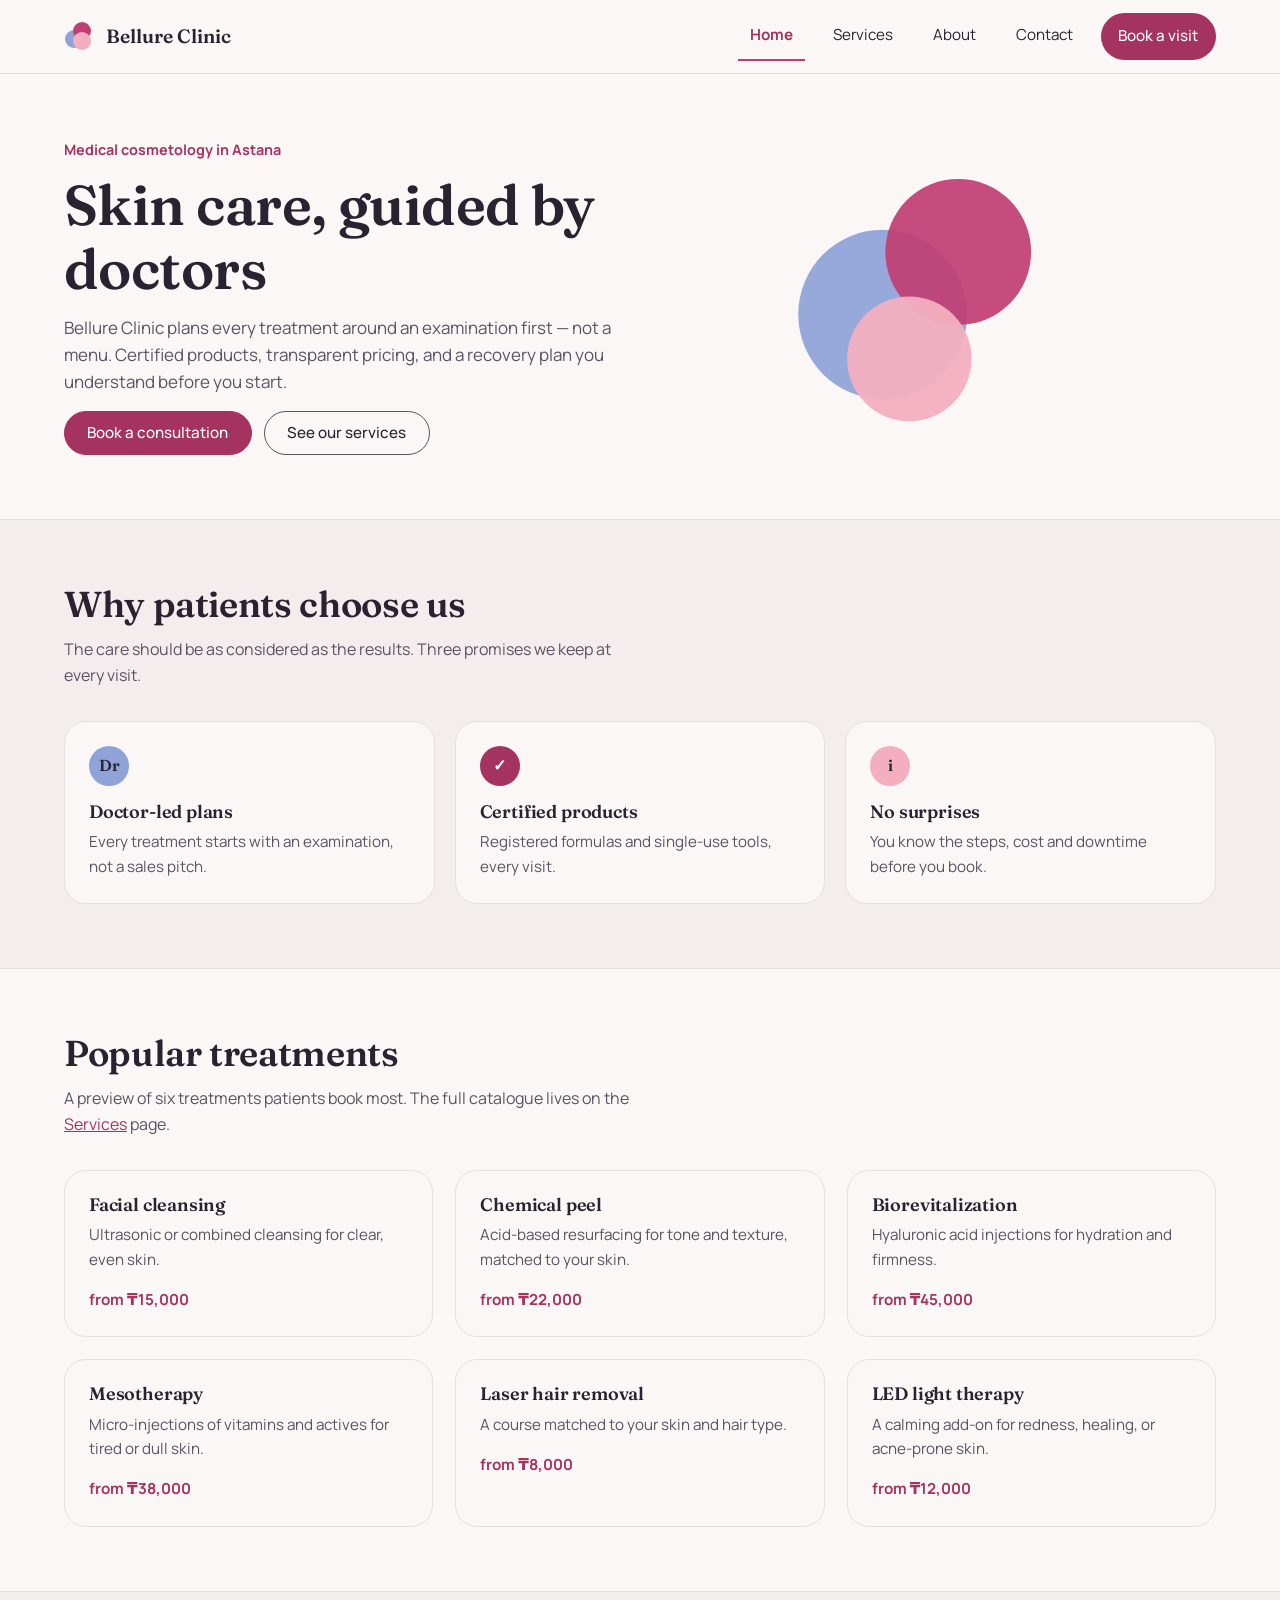
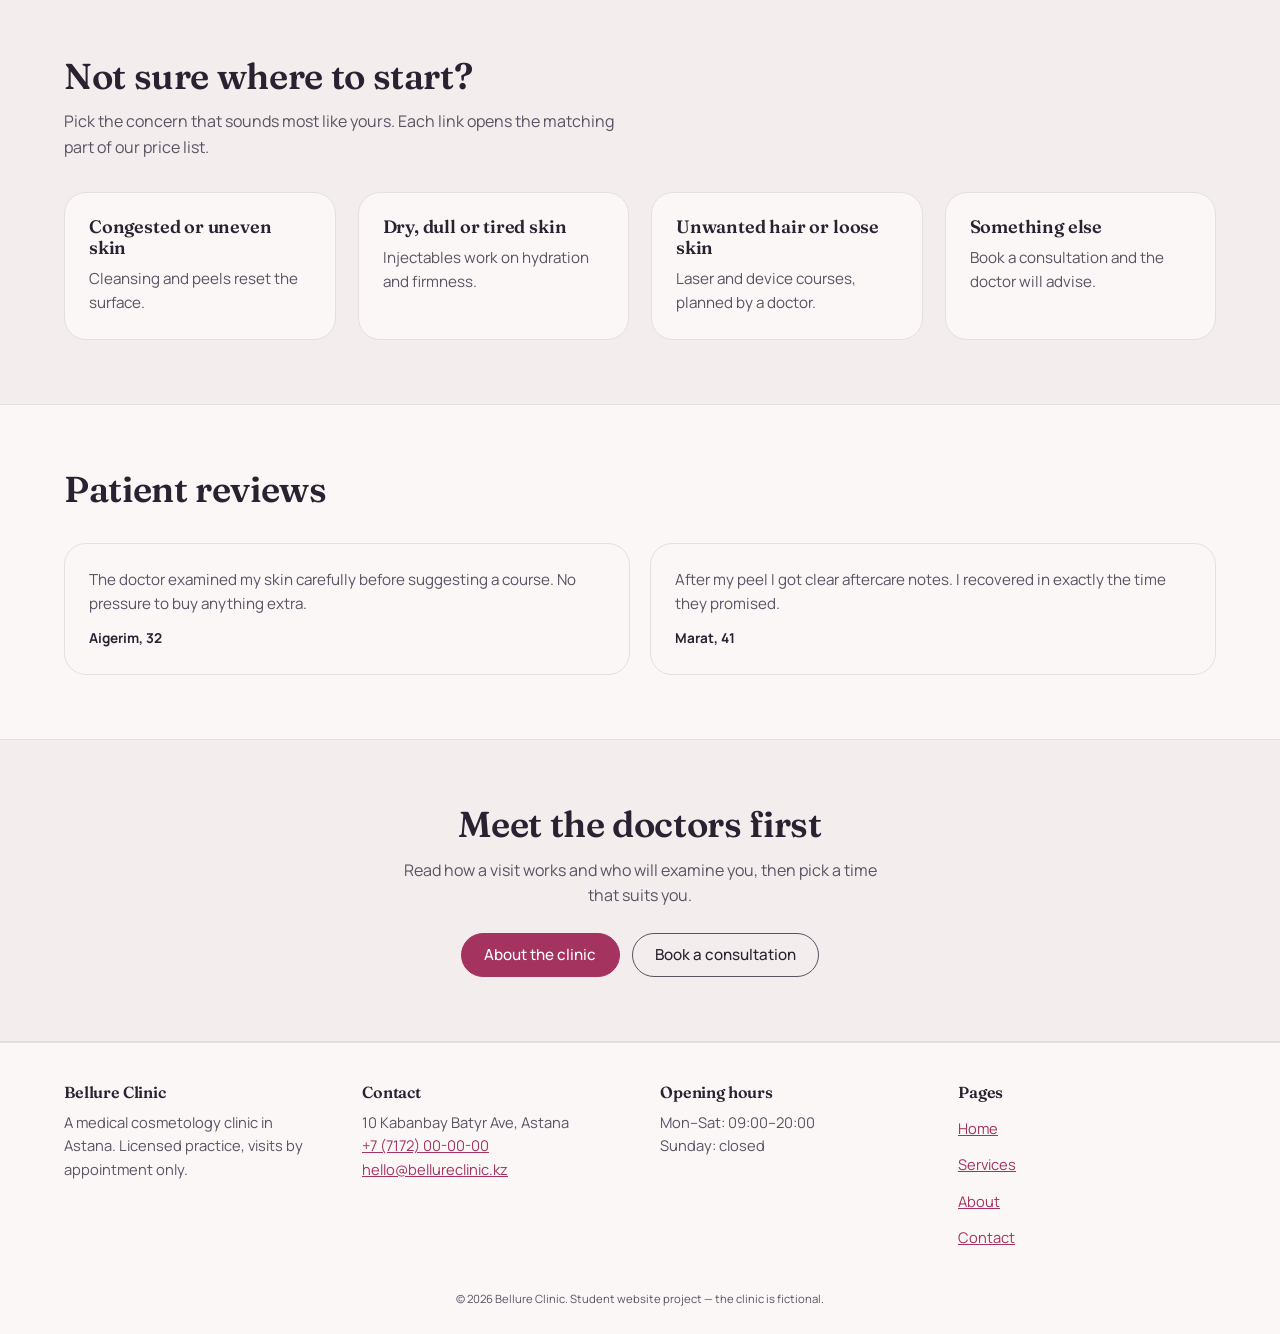
<file: index.html>
<!DOCTYPE html>
<html lang="en">
<head>
  <meta charset="UTF-8">
  <meta name="viewport" content="width=device-width, initial-scale=1.0">
  <meta name="description" content="Bellure Clinic: doctor-led medical cosmetology in Astana with certified products and transparent pricing.">
  <title>Bellure Clinic — Medical Cosmetology in Astana</title>
  <link rel="icon" href="images/logo-mark.svg" type="image/svg+xml">
  <link rel="stylesheet" href="css/style.css">
  <link rel="stylesheet" href="css/responsive.css">
</head>
<body>
  <a class="skip-link" href="#main-content">Skip to main content</a>

  <header class="site-header">
    <div class="container bar">
      <a class="logo" href="index.html"><img src="images/logo-mark.svg" alt="" width="64" height="56">Bellure Clinic</a>
      <nav class="main-nav" aria-label="Main navigation">
        <ul>
          <li><a href="index.html" aria-current="page">Home</a></li>
          <li><a href="services.html">Services</a></li>
          <li><a href="about.html">About</a></li>
          <li><a href="contact.html">Contact</a></li>
          <li class="nav-cta"><a href="contact.html#booking">Book a visit</a></li>
        </ul>
      </nav>
    </div>
  </header>

  <main id="main-content">

    <section class="section" aria-labelledby="hero-title">
      <div class="container hero-layout">
        <div>
          <span class="eyebrow">Medical cosmetology in Astana</span>
          <h1 id="hero-title">Skin care, guided by doctors</h1>
          <p class="lead">Bellure Clinic plans every treatment around an examination first &mdash; not a menu. Certified products, transparent pricing, and a recovery plan you understand before you start.</p>
          <div class="btn-row">
            <a class="btn" href="contact.html#booking">Book a consultation</a>
            <a class="btn btn-outline" href="services.html">See our services</a>
          </div>
        </div>
        <div class="hero-art">
          <img src="images/hero-illustration.svg" alt="Three overlapping circles in blue, rose and blush: the Bellure Clinic mark" width="360" height="320">
        </div>
      </div>
    </section>

    <section class="section alt" id="why-us" aria-labelledby="why-title">
      <div class="container">
        <div class="section-head">
          <h2 id="why-title">Why patients choose us</h2>
          <p>The care should be as considered as the results. Three promises we keep at every visit.</p>
        </div>
        <div class="card-row">
          <article class="card">
            <div class="dot dot-blue" aria-hidden="true">Dr</div>
            <h3>Doctor-led plans</h3>
            <p>Every treatment starts with an examination, not a sales pitch.</p>
          </article>
          <article class="card">
            <div class="dot dot-rose" aria-hidden="true">&#10003;</div>
            <h3>Certified products</h3>
            <p>Registered formulas and single-use tools, every visit.</p>
          </article>
          <article class="card">
            <div class="dot dot-blush" aria-hidden="true">i</div>
            <h3>No surprises</h3>
            <p>You know the steps, cost and downtime before you book.</p>
          </article>
        </div>
      </div>
    </section>

    <section class="section" id="popular" aria-labelledby="popular-title">
      <div class="container">
        <div class="section-head">
          <h2 id="popular-title">Popular treatments</h2>
          <p>A preview of six treatments patients book most. The full catalogue lives on the <a href="services.html">Services</a> page.</p>
        </div>
        <div class="grid grid-6">
          <article class="card">
            <h3>Facial cleansing</h3>
            <p>Ultrasonic or combined cleansing for clear, even skin.</p>
            <p class="price">from &#8376;15,000</p>
          </article>
          <article class="card">
            <h3>Chemical peel</h3>
            <p>Acid-based resurfacing for tone and texture, matched to your skin.</p>
            <p class="price">from &#8376;22,000</p>
          </article>
          <article class="card">
            <h3>Biorevitalization</h3>
            <p>Hyaluronic acid injections for hydration and firmness.</p>
            <p class="price">from &#8376;45,000</p>
          </article>
          <article class="card">
            <h3>Mesotherapy</h3>
            <p>Micro-injections of vitamins and actives for tired or dull skin.</p>
            <p class="price">from &#8376;38,000</p>
          </article>
          <article class="card">
            <h3>Laser hair removal</h3>
            <p>A course matched to your skin and hair type.</p>
            <p class="price">from &#8376;8,000</p>
          </article>
          <article class="card">
            <h3>LED light therapy</h3>
            <p>A calming add-on for redness, healing, or acne-prone skin.</p>
            <p class="price">from &#8376;12,000</p>
          </article>
        </div>
      </div>
    </section>

    <section class="section alt" id="concerns" aria-labelledby="concerns-title">
      <div class="container">
        <div class="section-head">
          <h2 id="concerns-title">Not sure where to start?</h2>
          <p>Pick the concern that sounds most like yours. Each link opens the matching part of our price list.</p>
        </div>
        <div class="grid grid-4">
          <article>
            <a class="card card-link" href="services.html#cleansing">
              <h3>Congested or uneven skin</h3>
              <p>Cleansing and peels reset the surface.</p>
            </a>
          </article>
          <article>
            <a class="card card-link" href="services.html#injectables">
              <h3>Dry, dull or tired skin</h3>
              <p>Injectables work on hydration and firmness.</p>
            </a>
          </article>
          <article>
            <a class="card card-link" href="services.html#devices">
              <h3>Unwanted hair or loose skin</h3>
              <p>Laser and device courses, planned by a doctor.</p>
            </a>
          </article>
          <article>
            <a class="card card-link" href="contact.html#booking">
              <h3>Something else</h3>
              <p>Book a consultation and the doctor will advise.</p>
            </a>
          </article>
        </div>
      </div>
    </section>

    <section class="section" id="reviews" aria-labelledby="reviews-title">
      <div class="container">
        <div class="section-head">
          <h2 id="reviews-title">Patient reviews</h2>
        </div>
        <div class="card-row">
          <figure class="card review">
            <blockquote>
              <p>The doctor examined my skin carefully before suggesting a course. No pressure to buy anything extra.</p>
            </blockquote>
            <figcaption>Aigerim, 32</figcaption>
          </figure>
          <figure class="card review">
            <blockquote>
              <p>After my peel I got clear aftercare notes. I recovered in exactly the time they promised.</p>
            </blockquote>
            <figcaption>Marat, 41</figcaption>
          </figure>
        </div>
      </div>
    </section>

    <section class="section alt cta-band" aria-labelledby="cta-title">
      <div class="container">
        <h2 id="cta-title">Meet the doctors first</h2>
        <p>Read how a visit works and who will examine you, then pick a time that suits you.</p>
        <div class="btn-row btn-row-center">
          <a class="btn" href="about.html">About the clinic</a>
          <a class="btn btn-outline" href="contact.html#booking">Book a consultation</a>
        </div>
      </div>
    </section>

  </main>

  <footer class="site-footer">
    <div class="container">
      <div class="footer-cols">
        <section>
          <h2>Bellure Clinic</h2>
          <p>A medical cosmetology clinic in Astana. Licensed practice, visits by appointment only.</p>
        </section>
        <section>
          <h2>Contact</h2>
          <address>10 Kabanbay Batyr Ave, Astana<br><a href="tel:+77172000000">+7 (7172) 00-00-00</a><br><a href="mailto:hello@bellureclinic.kz">hello@bellureclinic.kz</a></address>
        </section>
        <section>
          <h2>Opening hours</h2>
          <p>Mon&ndash;Sat: 09:00&ndash;20:00<br>Sunday: closed</p>
        </section>
        <section>
          <h2>Pages</h2>
          <ul class="footer-links">
            <li><a href="index.html">Home</a></li>
            <li><a href="services.html">Services</a></li>
            <li><a href="about.html">About</a></li>
            <li><a href="contact.html">Contact</a></li>
          </ul>
        </section>
      </div>
      <p class="copy"><small>&copy; 2026 Bellure Clinic. Student website project &mdash; the clinic is fictional.</small></p>
    </div>
  </footer>
</body>
</html>
</file>
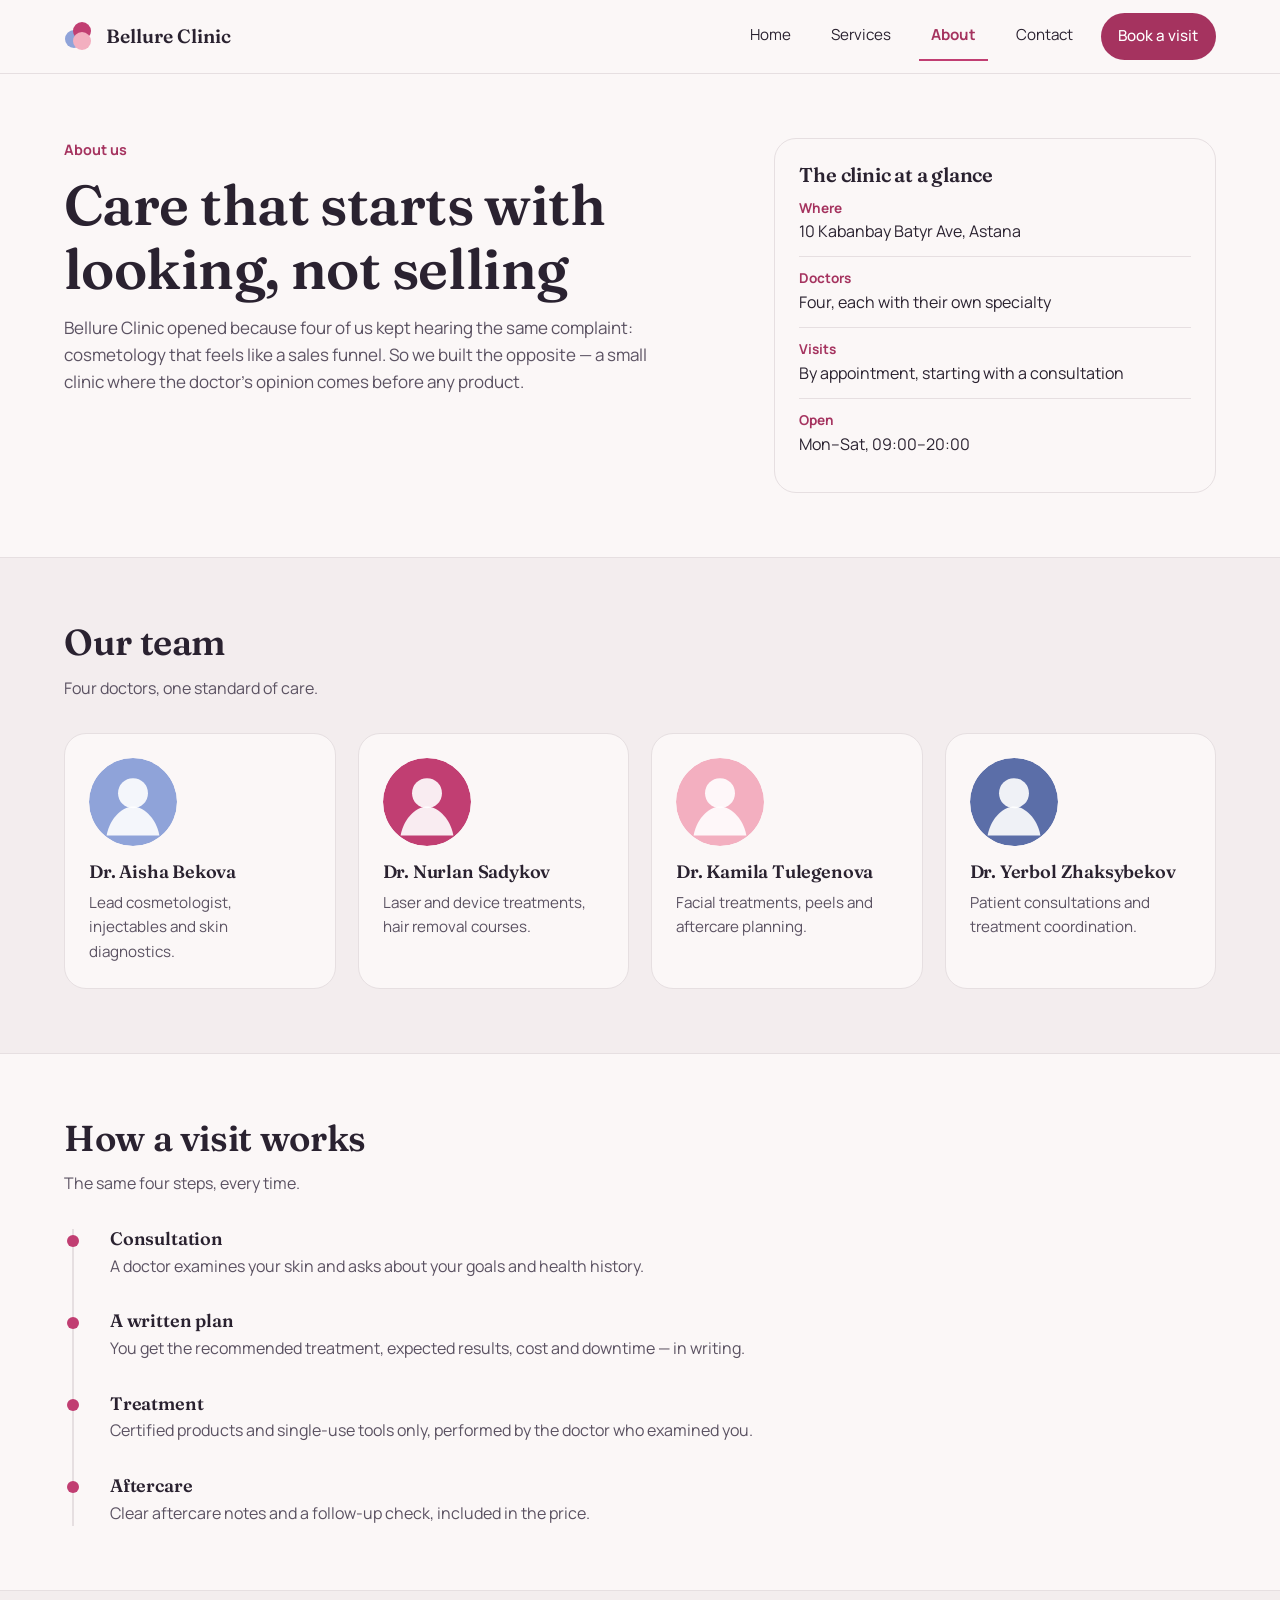
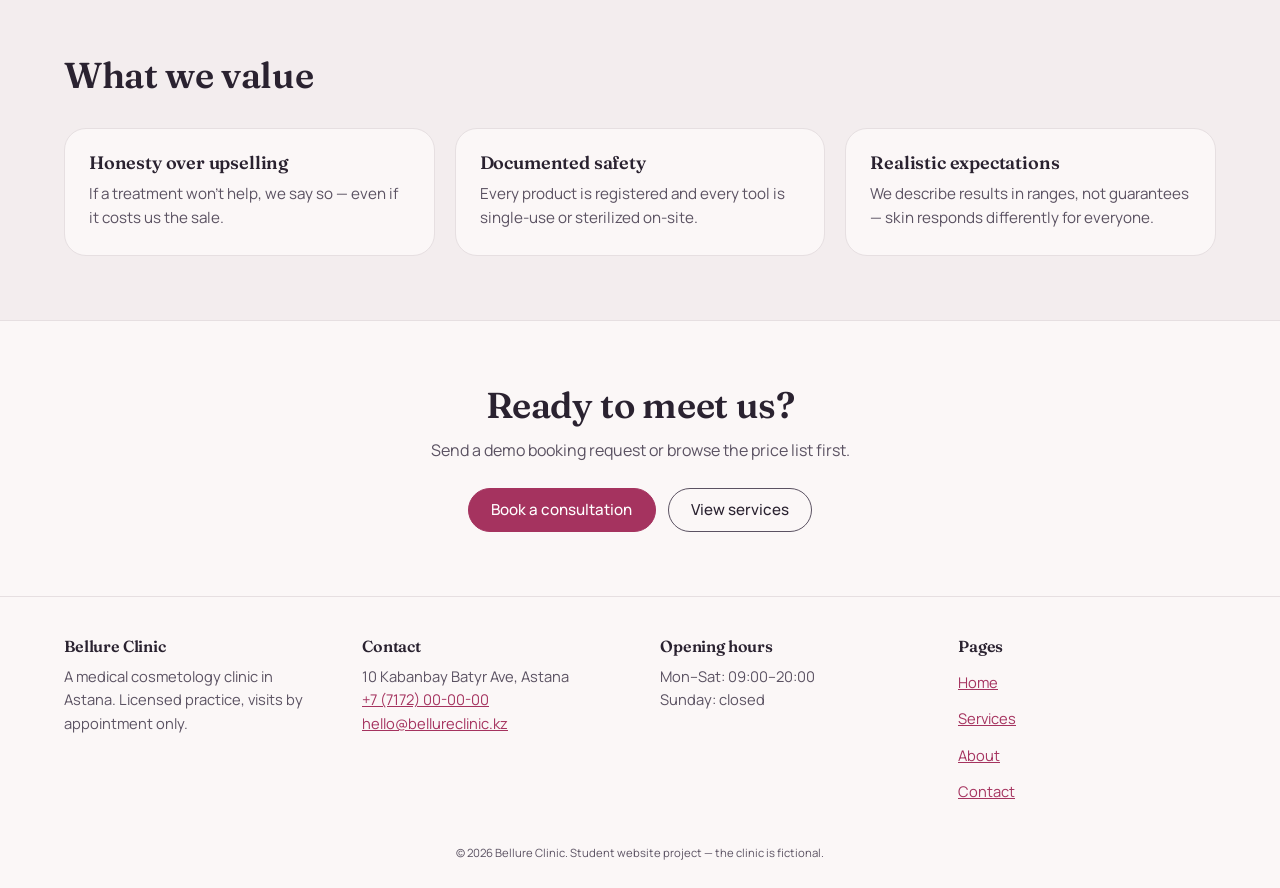
<file: about.html>
<!DOCTYPE html>
<html lang="en">
<head>
  <meta charset="UTF-8">
  <meta name="viewport" content="width=device-width, initial-scale=1.0">
  <meta name="description" content="About Bellure Clinic: our story, our doctors, and how every visit is planned.">
  <title>About & Our Team — Bellure Clinic</title>
  <link rel="icon" href="images/logo-mark.svg" type="image/svg+xml">
  <link rel="stylesheet" href="css/style.css">
  <link rel="stylesheet" href="css/responsive.css">
</head>
<body>
  <a class="skip-link" href="#main-content">Skip to main content</a>

  <header class="site-header">
    <div class="container bar">
      <a class="logo" href="index.html"><img src="images/logo-mark.svg" alt="" width="64" height="56">Bellure Clinic</a>
      <nav class="main-nav" aria-label="Main navigation">
        <ul>
          <li><a href="index.html">Home</a></li>
          <li><a href="services.html">Services</a></li>
          <li><a href="about.html" aria-current="page">About</a></li>
          <li><a href="contact.html">Contact</a></li>
          <li class="nav-cta"><a href="contact.html#booking">Book a visit</a></li>
        </ul>
      </nav>
    </div>
  </header>

  <main id="main-content">

    <section class="section" aria-labelledby="about-title">
      <div class="container grid grid-intro">
        <div>
          <span class="eyebrow">About us</span>
          <h1 id="about-title">Care that starts with looking, not selling</h1>
          <p class="lead">Bellure Clinic opened because four of us kept hearing the same complaint: cosmetology that feels like a sales funnel. So we built the opposite &mdash; a small clinic where the doctor&rsquo;s opinion comes before any product.</p>
        </div>
        <aside class="card" aria-labelledby="glance-title">
          <h2 id="glance-title" class="card-title">The clinic at a glance</h2>
          <dl class="glance">
            <div><dt>Where</dt><dd>10 Kabanbay Batyr Ave, Astana</dd></div>
            <div><dt>Doctors</dt><dd>Four, each with their own specialty</dd></div>
            <div><dt>Visits</dt><dd>By appointment, starting with a consultation</dd></div>
            <div><dt>Open</dt><dd>Mon&ndash;Sat, 09:00&ndash;20:00</dd></div>
          </dl>
        </aside>
      </div>
    </section>

    <section class="section alt" id="team" aria-labelledby="team-title">
      <div class="container">
        <div class="section-head"><h2 id="team-title">Our team</h2><p>Four doctors, one standard of care.</p></div>
        <div class="grid grid-4">
          <article class="card team-card">
            <img src="images/team-1.svg" alt="Portrait illustration of Dr. Aisha Bekova" width="100" height="100">
            <h3>Dr. Aisha Bekova</h3>
            <p>Lead cosmetologist, injectables and skin diagnostics.</p>
          </article>
          <article class="card team-card">
            <img src="images/team-2.svg" alt="Portrait illustration of Dr. Nurlan Sadykov" width="100" height="100">
            <h3>Dr. Nurlan Sadykov</h3>
            <p>Laser and device treatments, hair removal courses.</p>
          </article>
          <article class="card team-card">
            <img src="images/team-3.svg" alt="Portrait illustration of Dr. Kamila Tulegenova" width="100" height="100">
            <h3>Dr. Kamila Tulegenova</h3>
            <p>Facial treatments, peels and aftercare planning.</p>
          </article>
          <article class="card team-card">
            <img src="images/team-4.svg" alt="Portrait illustration of Dr. Yerbol Zhaksybekov" width="100" height="100">
            <h3>Dr. Yerbol Zhaksybekov</h3>
            <p>Patient consultations and treatment coordination.</p>
          </article>
        </div>
      </div>
    </section>

    <section class="section" id="visit" aria-labelledby="visit-title">
      <div class="container">
        <div class="section-head"><h2 id="visit-title">How a visit works</h2><p>The same four steps, every time.</p></div>
        <ol class="timeline">
          <li><h3>Consultation</h3><p>A doctor examines your skin and asks about your goals and health history.</p></li>
          <li><h3>A written plan</h3><p>You get the recommended treatment, expected results, cost and downtime &mdash; in writing.</p></li>
          <li><h3>Treatment</h3><p>Certified products and single-use tools only, performed by the doctor who examined you.</p></li>
          <li><h3>Aftercare</h3><p>Clear aftercare notes and a follow-up check, included in the price.</p></li>
        </ol>
      </div>
    </section>

    <section class="section alt" id="values" aria-labelledby="values-title">
      <div class="container">
        <div class="section-head"><h2 id="values-title">What we value</h2></div>
        <div class="card-row">
          <article class="card">
            <h3>Honesty over upselling</h3>
            <p>If a treatment won&rsquo;t help, we say so &mdash; even if it costs us the sale.</p>
          </article>
          <article class="card">
            <h3>Documented safety</h3>
            <p>Every product is registered and every tool is single-use or sterilized on-site.</p>
          </article>
          <article class="card">
            <h3>Realistic expectations</h3>
            <p>We describe results in ranges, not guarantees &mdash; skin responds differently for everyone.</p>
          </article>
        </div>
      </div>
    </section>

    <section class="section cta-band" aria-labelledby="cta-title">
      <div class="container">
        <h2 id="cta-title">Ready to meet us?</h2>
        <p>Send a demo booking request or browse the price list first.</p>
        <div class="btn-row btn-row-center">
          <a class="btn" href="contact.html#booking">Book a consultation</a>
          <a class="btn btn-outline" href="services.html">View services</a>
        </div>
      </div>
    </section>

  </main>

  <footer class="site-footer">
    <div class="container">
      <div class="footer-cols">
        <section>
          <h2>Bellure Clinic</h2>
          <p>A medical cosmetology clinic in Astana. Licensed practice, visits by appointment only.</p>
        </section>
        <section>
          <h2>Contact</h2>
          <address>10 Kabanbay Batyr Ave, Astana<br><a href="tel:+77172000000">+7 (7172) 00-00-00</a><br><a href="mailto:hello@bellureclinic.kz">hello@bellureclinic.kz</a></address>
        </section>
        <section>
          <h2>Opening hours</h2>
          <p>Mon&ndash;Sat: 09:00&ndash;20:00<br>Sunday: closed</p>
        </section>
        <section>
          <h2>Pages</h2>
          <ul class="footer-links">
            <li><a href="index.html">Home</a></li>
            <li><a href="services.html">Services</a></li>
            <li><a href="about.html">About</a></li>
            <li><a href="contact.html">Contact</a></li>
          </ul>
        </section>
      </div>
      <p class="copy"><small>&copy; 2026 Bellure Clinic. Student website project &mdash; the clinic is fictional.</small></p>
    </div>
  </footer>
</body>
</html>
</file>
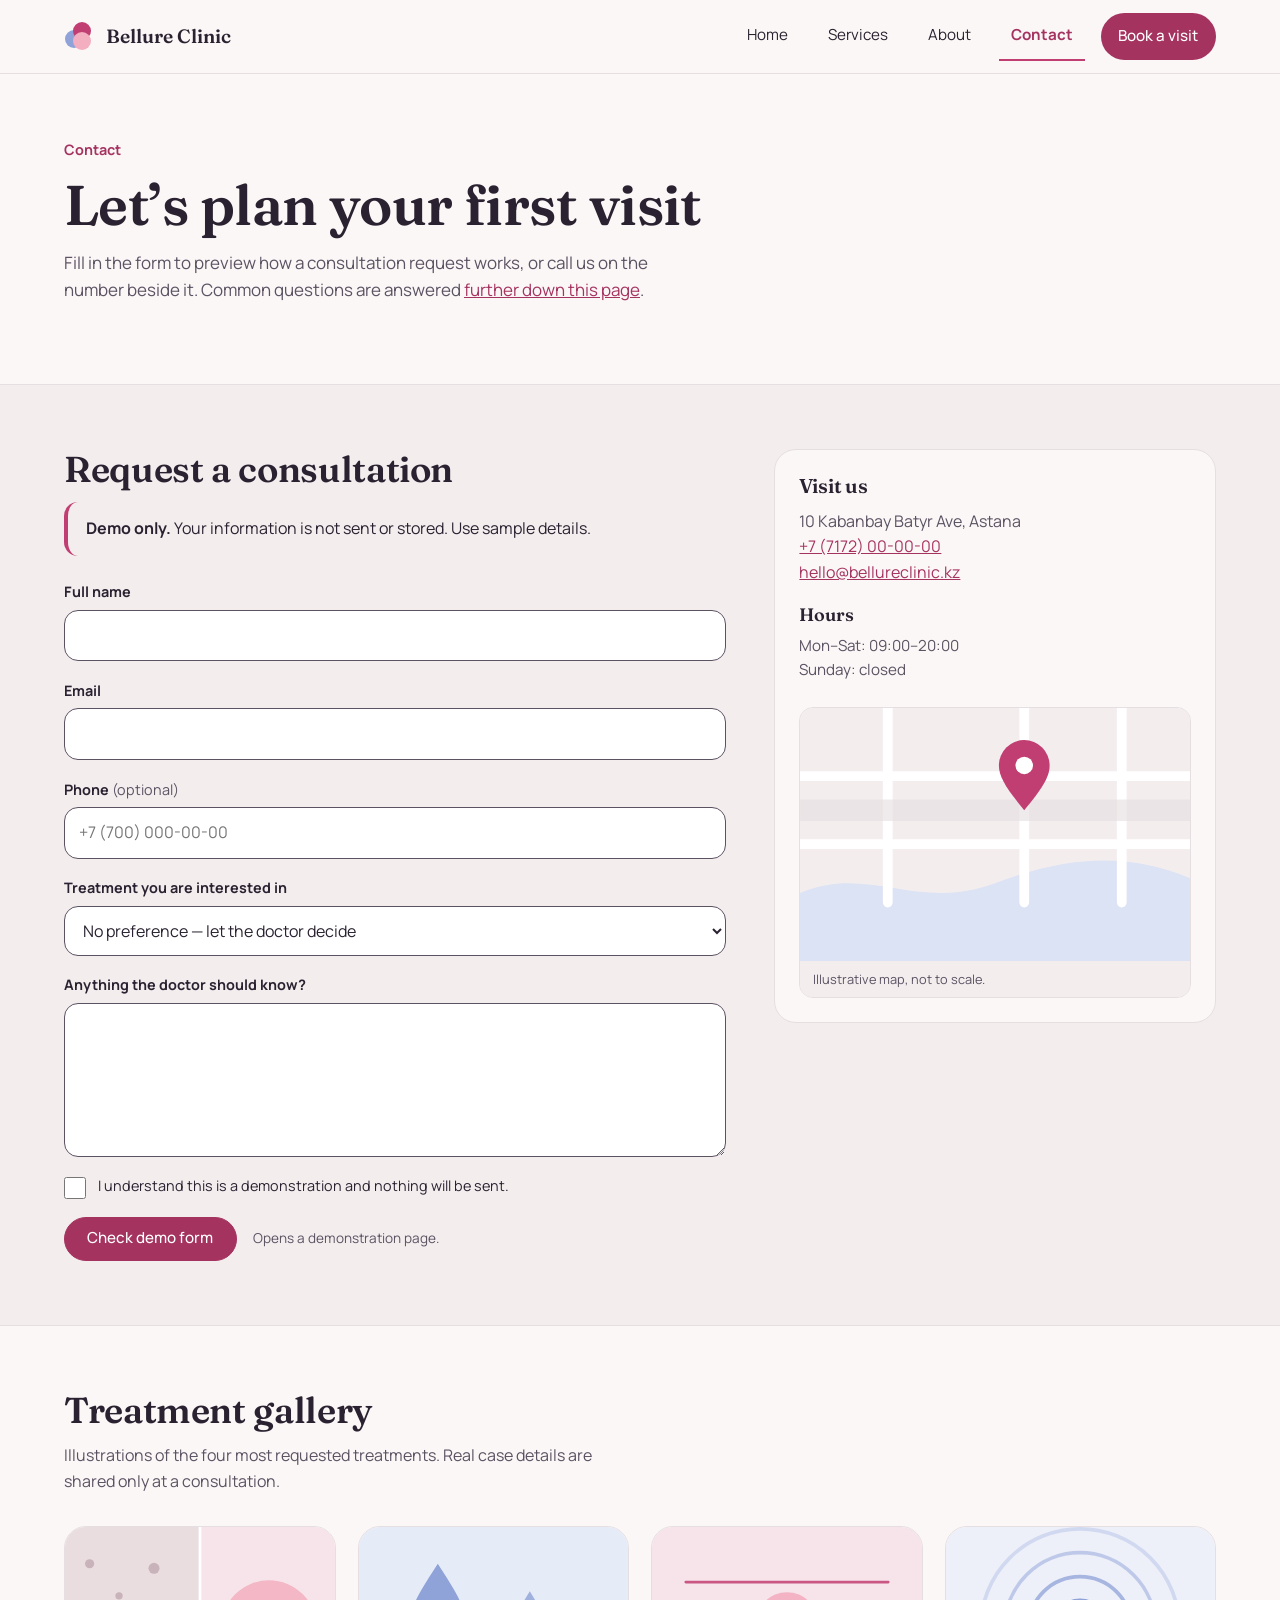
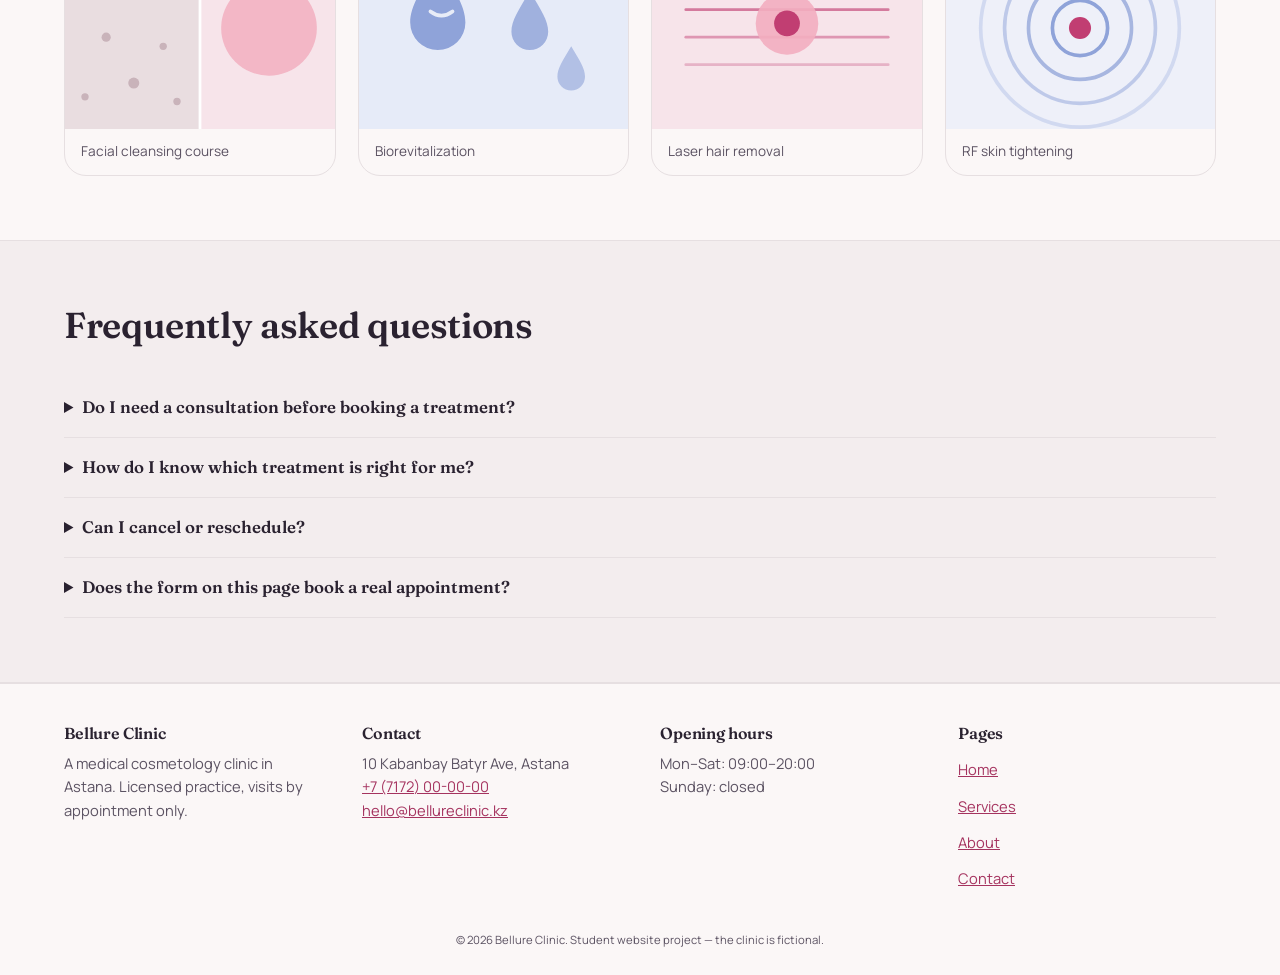
<file: contact.html>
<!DOCTYPE html>
<html lang="en">
<head>
  <meta charset="UTF-8">
  <meta name="viewport" content="width=device-width, initial-scale=1.0">
  <meta name="description" content="Request a demo consultation at Bellure Clinic, find our address and opening hours, and read frequently asked questions.">
  <title>Contact & Booking — Bellure Clinic</title>
  <link rel="icon" href="images/logo-mark.svg" type="image/svg+xml">
  <link rel="stylesheet" href="css/style.css">
  <link rel="stylesheet" href="css/responsive.css">
</head>
<body>
  <a class="skip-link" href="#main-content">Skip to main content</a>

  <header class="site-header">
    <div class="container bar">
      <a class="logo" href="index.html"><img src="images/logo-mark.svg" alt="" width="64" height="56">Bellure Clinic</a>
      <nav class="main-nav" aria-label="Main navigation">
        <ul>
          <li><a href="index.html">Home</a></li>
          <li><a href="services.html">Services</a></li>
          <li><a href="about.html">About</a></li>
          <li><a href="contact.html" aria-current="page">Contact</a></li>
          <li class="nav-cta"><a href="contact.html#booking">Book a visit</a></li>
        </ul>
      </nav>
    </div>
  </header>

  <main id="main-content">

    <section class="section" aria-labelledby="contact-title">
      <div class="container">
        <span class="eyebrow">Contact</span>
        <h1 id="contact-title">Let&rsquo;s plan your first visit</h1>
        <p class="lead">Fill in the form to preview how a consultation request works, or call us on the number beside it. Common questions are answered <a href="#faq">further down this page</a>.</p>
      </div>
    </section>

    <section class="section alt" id="booking" aria-labelledby="booking-title">
      <div class="container grid grid-form">
        <div>
          <h2 id="booking-title">Request a consultation</h2>
          <p class="demo-note" id="demo-note"><strong>Demo only.</strong> Your information is not sent or stored. Use sample details.</p>
          <form action="demo-result.html" method="get" aria-describedby="demo-note">
            <div class="field">
              <label for="full-name">Full name</label>
              <input id="full-name" type="text" autocomplete="name" required>
            </div>
            <div class="field">
              <label for="email">Email</label>
              <input id="email" type="email" autocomplete="email" required>
            </div>
            <div class="field">
              <label for="phone">Phone <span class="hint">(optional)</span></label>
              <input id="phone" type="tel" autocomplete="tel" placeholder="+7 (700) 000-00-00">
            </div>
            <div class="field">
              <label for="service">Treatment you are interested in</label>
              <select id="service">
                <option value="">No preference &mdash; let the doctor decide</option>
                <option>Cleansing &amp; peels</option>
                <option>Injectables</option>
                <option>Laser &amp; device treatments</option>
              </select>
            </div>
            <div class="field">
              <label for="message">Anything the doctor should know?</label>
              <textarea id="message" rows="5" required></textarea>
            </div>
            <div class="field field-check">
              <input id="demo-ok" type="checkbox" required>
              <label for="demo-ok">I understand this is a demonstration and nothing will be sent.</label>
            </div>
            <div class="form-actions">
              <button class="btn" type="submit">Check demo form</button>
              <p>Opens a demonstration page.</p>
            </div>
          </form>
        </div>

        <aside class="card" aria-labelledby="visit-us-title">
          <h2 id="visit-us-title" class="card-title">Visit us</h2>
          <address>10 Kabanbay Batyr Ave, Astana<br><a href="tel:+77172000000">+7 (7172) 00-00-00</a><br><a href="mailto:hello@bellureclinic.kz">hello@bellureclinic.kz</a></address>
          <h3 class="mt-md">Hours</h3>
          <p>Mon&ndash;Sat: 09:00&ndash;20:00<br>Sunday: closed</p>
          <figure class="map-frame">
            <img src="images/map.svg" alt="Simplified illustrated map with a rose pin marking the clinic near Kabanbay Batyr Avenue" width="400" height="260">
            <figcaption>Illustrative map, not to scale.</figcaption>
          </figure>
        </aside>
      </div>
    </section>

    <section class="section" id="gallery" aria-labelledby="gallery-title">
      <div class="container">
        <div class="section-head"><h2 id="gallery-title">Treatment gallery</h2><p>Illustrations of the four most requested treatments. Real case details are shared only at a consultation.</p></div>
        <div class="grid grid-4">
          <figure class="gallery-item">
            <img src="images/gallery-1.svg" alt="Abstract illustration: a textured half beside a smooth half, representing cleansing" width="300" height="220">
            <figcaption>Facial cleansing course</figcaption>
          </figure>
          <figure class="gallery-item">
            <img src="images/gallery-2.svg" alt="Abstract illustration of three blue droplets of different sizes" width="300" height="220">
            <figcaption>Biorevitalization</figcaption>
          </figure>
          <figure class="gallery-item">
            <img src="images/gallery-3.svg" alt="Abstract illustration of parallel rose lines passing a glowing circle" width="300" height="220">
            <figcaption>Laser hair removal</figcaption>
          </figure>
          <figure class="gallery-item">
            <img src="images/gallery-4.svg" alt="Abstract illustration of concentric blue rings spreading from a rose centre" width="300" height="220">
            <figcaption>RF skin tightening</figcaption>
          </figure>
        </div>
      </div>
    </section>

    <section class="section alt" id="faq" aria-labelledby="faq-title">
      <div class="container">
        <div class="section-head"><h2 id="faq-title">Frequently asked questions</h2></div>
        <div class="faq">
          <details>
            <summary>Do I need a consultation before booking a treatment?</summary>
            <p>Yes &mdash; every first visit starts with a doctor&rsquo;s examination, even for simple treatments like cleansing.</p>
          </details>
          <details>
            <summary>How do I know which treatment is right for me?</summary>
            <p>The doctor recommends a plan after examining your skin. You are never asked to decide from a menu alone.</p>
          </details>
          <details>
            <summary>Can I cancel or reschedule?</summary>
            <p>Yes, free of charge up to 24 hours before your appointment.</p>
          </details>
          <details>
            <summary>Does the form on this page book a real appointment?</summary>
            <p>No. This website is a static demonstration, so the form only checks your entries in the browser. To arrange a real visit, use the phone number or email address on this page.</p>
          </details>
        </div>
      </div>
    </section>

  </main>

  <footer class="site-footer">
    <div class="container">
      <div class="footer-cols">
        <section>
          <h2>Bellure Clinic</h2>
          <p>A medical cosmetology clinic in Astana. Licensed practice, visits by appointment only.</p>
        </section>
        <section>
          <h2>Contact</h2>
          <address>10 Kabanbay Batyr Ave, Astana<br><a href="tel:+77172000000">+7 (7172) 00-00-00</a><br><a href="mailto:hello@bellureclinic.kz">hello@bellureclinic.kz</a></address>
        </section>
        <section>
          <h2>Opening hours</h2>
          <p>Mon&ndash;Sat: 09:00&ndash;20:00<br>Sunday: closed</p>
        </section>
        <section>
          <h2>Pages</h2>
          <ul class="footer-links">
            <li><a href="index.html">Home</a></li>
            <li><a href="services.html">Services</a></li>
            <li><a href="about.html">About</a></li>
            <li><a href="contact.html">Contact</a></li>
          </ul>
        </section>
      </div>
      <p class="copy"><small>&copy; 2026 Bellure Clinic. Student website project &mdash; the clinic is fictional.</small></p>
    </div>
  </footer>
</body>
</html>
</file>
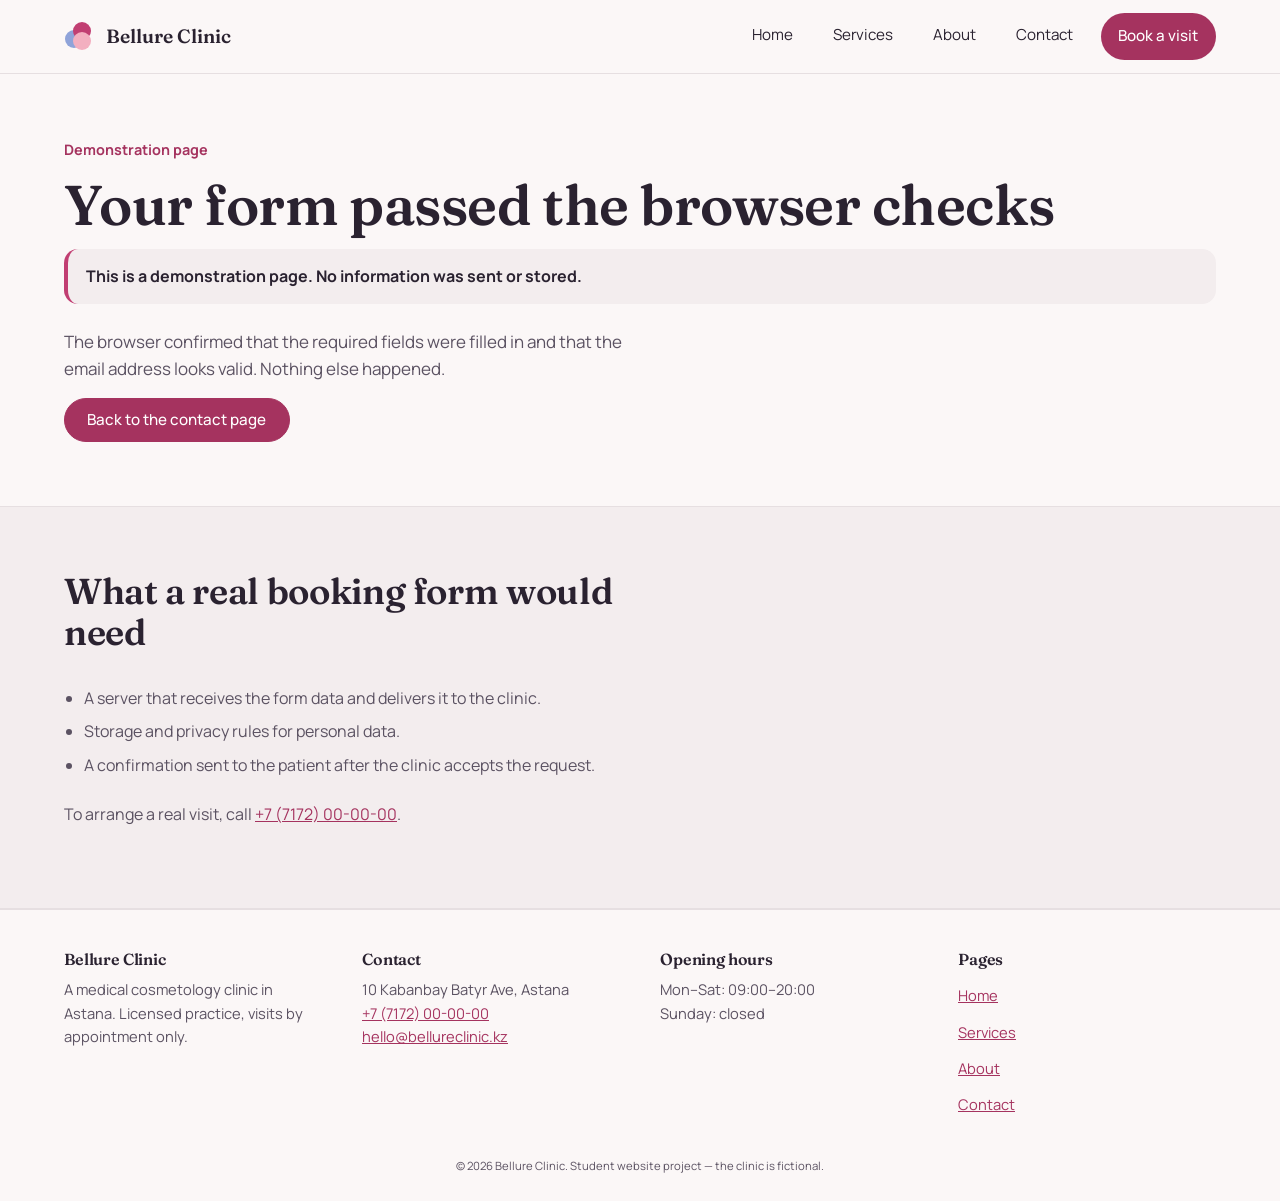
<file: demo-result.html>
<!DOCTYPE html>
<html lang="en">
<head>
  <meta charset="UTF-8">
  <meta name="viewport" content="width=device-width, initial-scale=1.0">
  <meta name="description" content="Demonstration page shown after the Bellure Clinic sample booking form is checked.">
  <title>Demonstration Result — Bellure Clinic</title>
  <link rel="icon" href="images/logo-mark.svg" type="image/svg+xml">
  <link rel="stylesheet" href="css/style.css">
  <link rel="stylesheet" href="css/responsive.css">
</head>
<body>
  <a class="skip-link" href="#main-content">Skip to main content</a>

  <header class="site-header">
    <div class="container bar">
      <a class="logo" href="index.html"><img src="images/logo-mark.svg" alt="" width="64" height="56">Bellure Clinic</a>
      <nav class="main-nav" aria-label="Main navigation">
        <ul>
          <li><a href="index.html">Home</a></li>
          <li><a href="services.html">Services</a></li>
          <li><a href="about.html">About</a></li>
          <li><a href="contact.html">Contact</a></li>
          <li class="nav-cta"><a href="contact.html#booking">Book a visit</a></li>
        </ul>
      </nav>
    </div>
  </header>

  <main id="main-content">

    <section class="section" aria-labelledby="demo-title">
      <div class="container">
        <span class="eyebrow">Demonstration page</span>
        <h1 id="demo-title">Your form passed the browser checks</h1>
        <p class="demo-note"><strong>This is a demonstration page. No information was sent or stored.</strong></p>
        <p class="lead">The browser confirmed that the required fields were filled in and that the email address looks valid. Nothing else happened.</p>
        <a class="btn" href="contact.html">Back to the contact page</a>
      </div>
    </section>

    <section class="section alt" aria-labelledby="needs-title">
      <div class="container">
        <div class="section-head"><h2 id="needs-title">What a real booking form would need</h2></div>
        <ul class="steps-note">
          <li>A server that receives the form data and delivers it to the clinic.</li>
          <li>Storage and privacy rules for personal data.</li>
          <li>A confirmation sent to the patient after the clinic accepts the request.</li>
        </ul>
        <p class="mt-lg">To arrange a real visit, call <a href="tel:+77172000000">+7 (7172) 00-00-00</a>.</p>
      </div>
    </section>

  </main>

  <footer class="site-footer">
    <div class="container">
      <div class="footer-cols">
        <section>
          <h2>Bellure Clinic</h2>
          <p>A medical cosmetology clinic in Astana. Licensed practice, visits by appointment only.</p>
        </section>
        <section>
          <h2>Contact</h2>
          <address>10 Kabanbay Batyr Ave, Astana<br><a href="tel:+77172000000">+7 (7172) 00-00-00</a><br><a href="mailto:hello@bellureclinic.kz">hello@bellureclinic.kz</a></address>
        </section>
        <section>
          <h2>Opening hours</h2>
          <p>Mon&ndash;Sat: 09:00&ndash;20:00<br>Sunday: closed</p>
        </section>
        <section>
          <h2>Pages</h2>
          <ul class="footer-links">
            <li><a href="index.html">Home</a></li>
            <li><a href="services.html">Services</a></li>
            <li><a href="about.html">About</a></li>
            <li><a href="contact.html">Contact</a></li>
          </ul>
        </section>
      </div>
      <p class="copy"><small>&copy; 2026 Bellure Clinic. Student website project &mdash; the clinic is fictional.</small></p>
    </div>
  </footer>
</body>
</html>
</file>
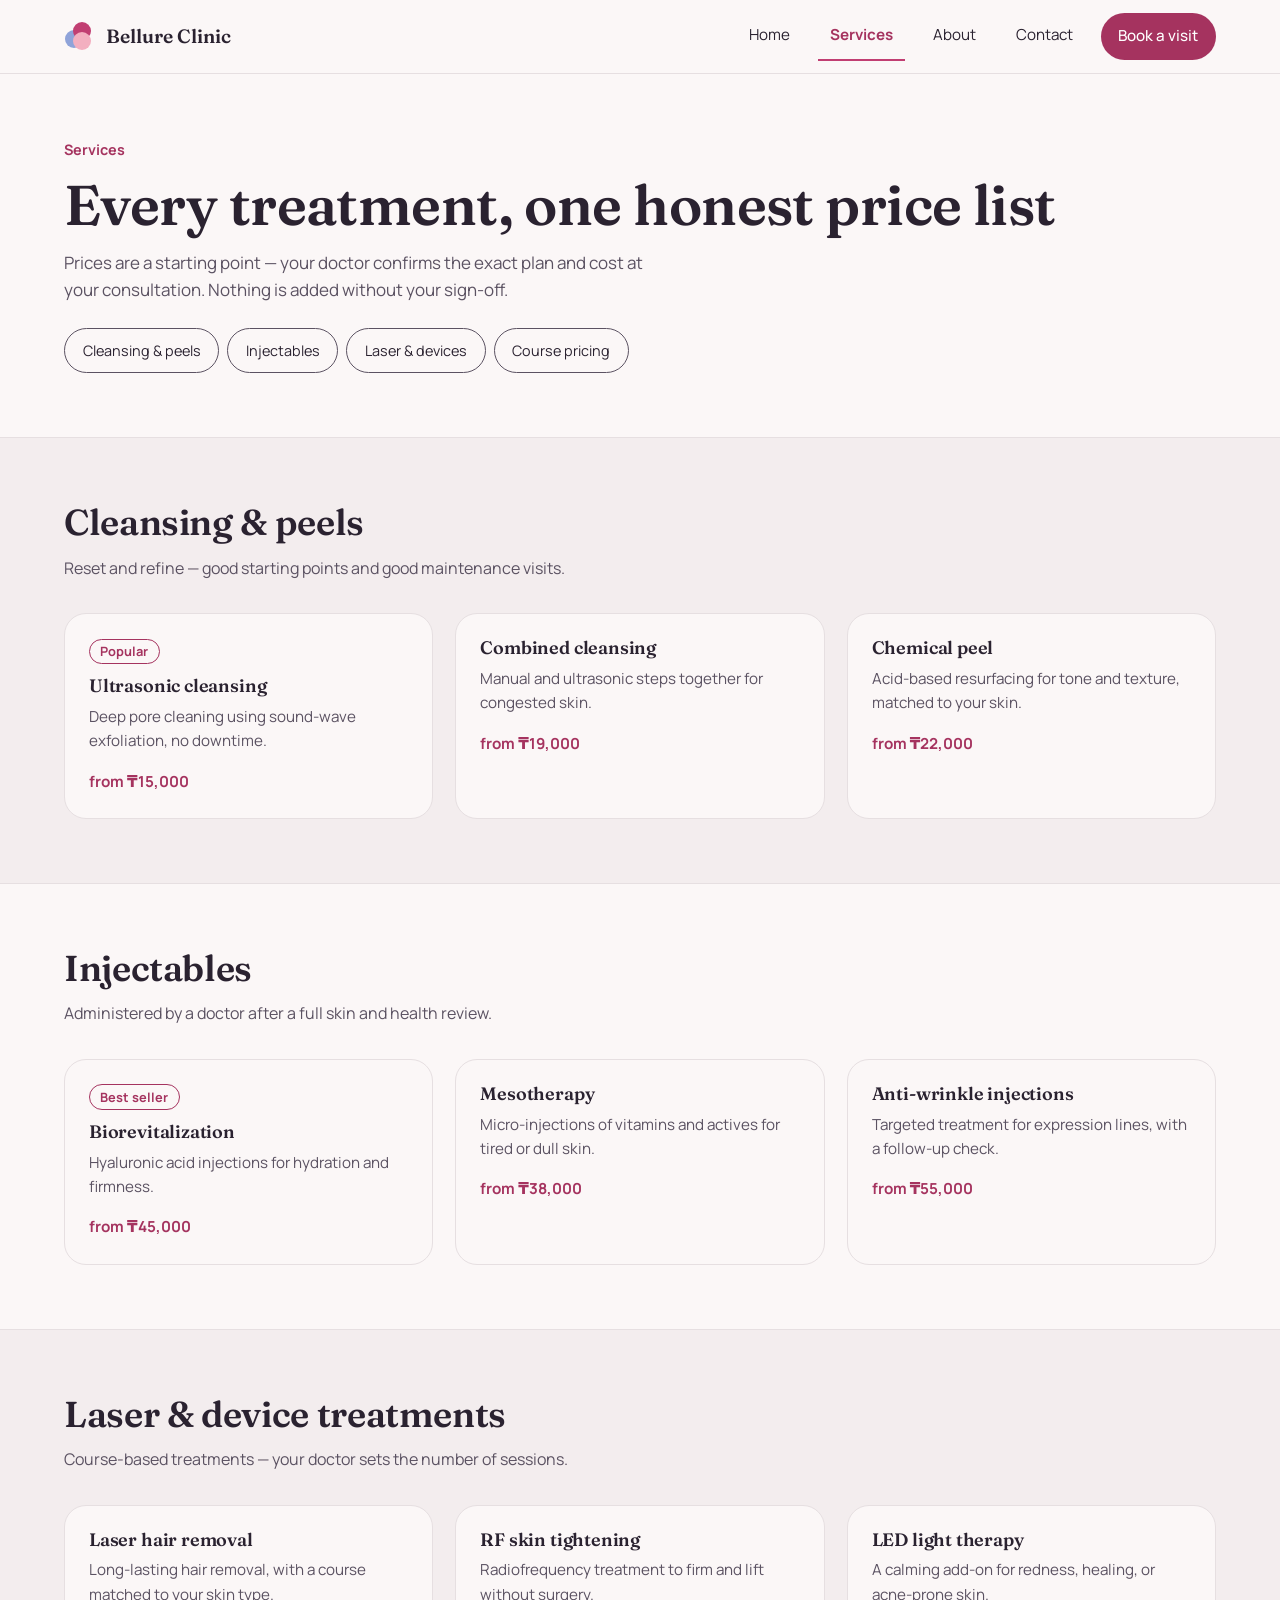
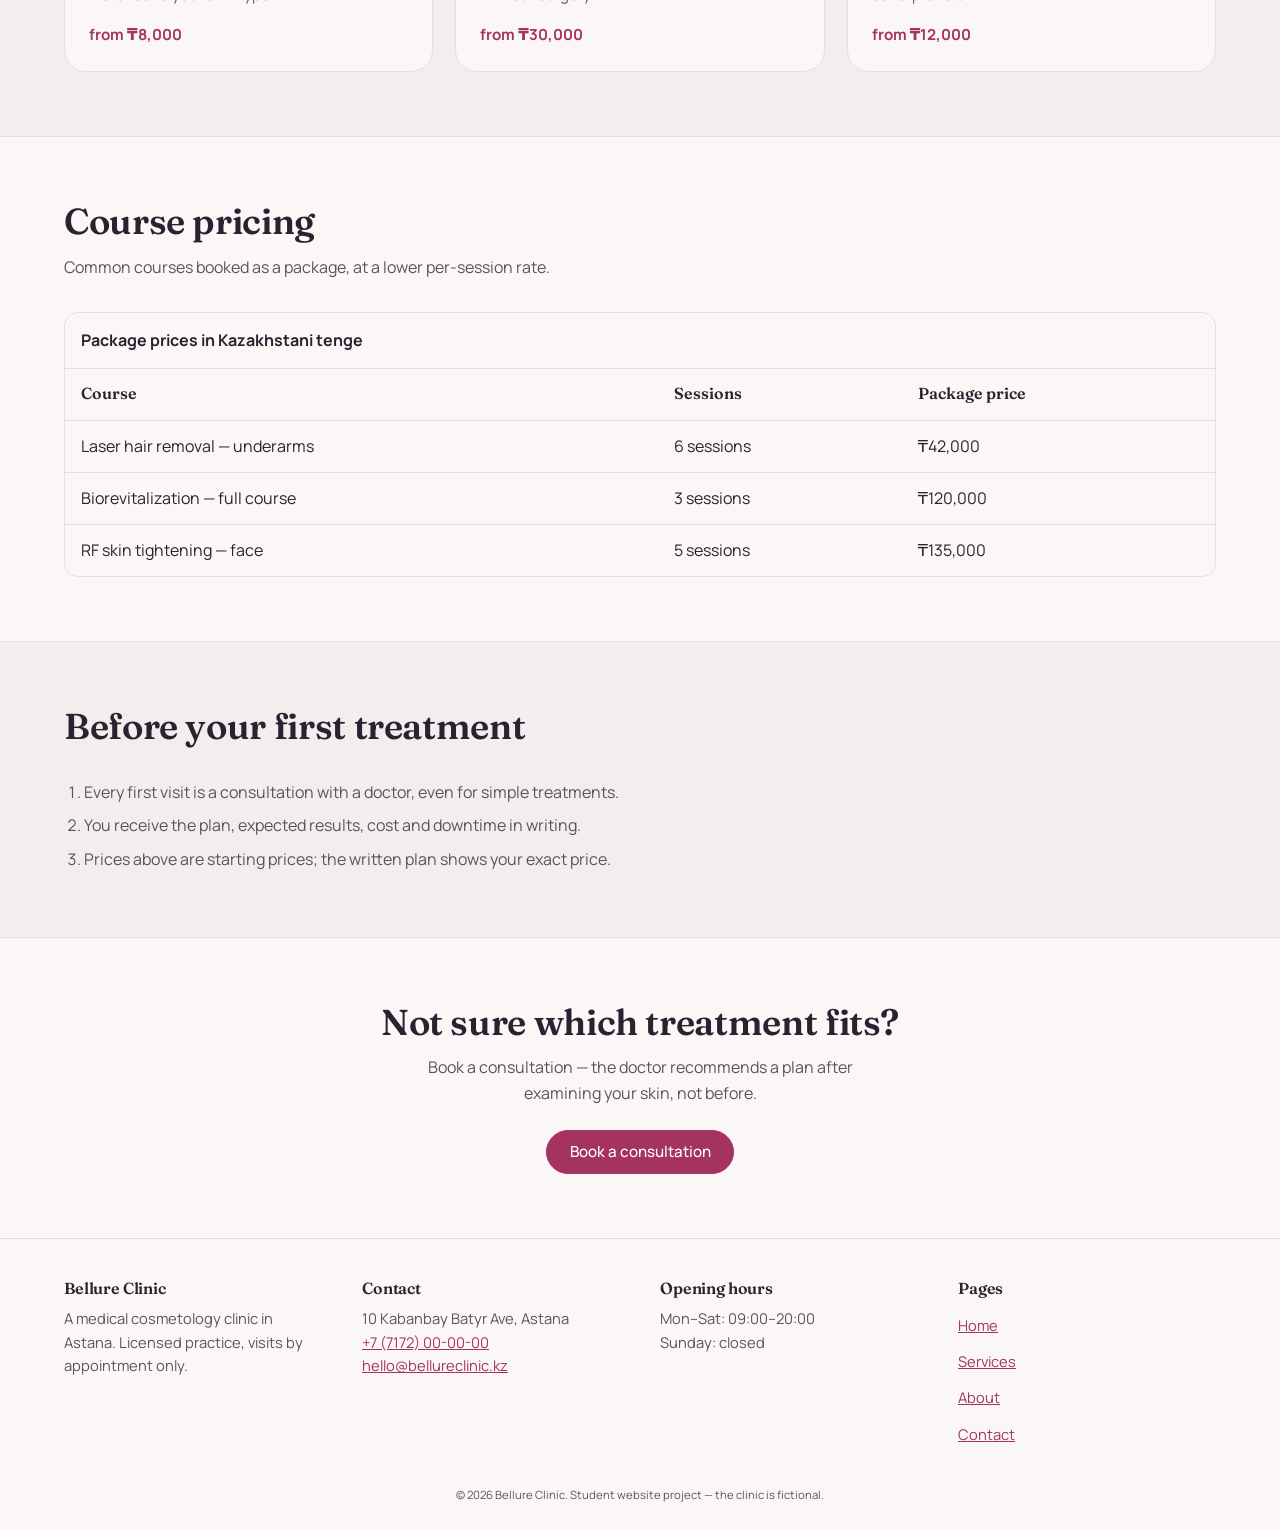
<file: services.html>
<!DOCTYPE html>
<html lang="en">
<head>
  <meta charset="UTF-8">
  <meta name="viewport" content="width=device-width, initial-scale=1.0">
  <meta name="description" content="Full list of Bellure Clinic treatments: cleansing, injectables, laser and device treatments, with starting prices.">
  <title>Services & Pricing — Bellure Clinic</title>
  <link rel="icon" href="images/logo-mark.svg" type="image/svg+xml">
  <link rel="stylesheet" href="css/style.css">
  <link rel="stylesheet" href="css/responsive.css">
</head>
<body>
  <a class="skip-link" href="#main-content">Skip to main content</a>

  <header class="site-header">
    <div class="container bar">
      <a class="logo" href="index.html"><img src="images/logo-mark.svg" alt="" width="64" height="56">Bellure Clinic</a>
      <nav class="main-nav" aria-label="Main navigation">
        <ul>
          <li><a href="index.html">Home</a></li>
          <li><a href="services.html" aria-current="page">Services</a></li>
          <li><a href="about.html">About</a></li>
          <li><a href="contact.html">Contact</a></li>
          <li class="nav-cta"><a href="contact.html#booking">Book a visit</a></li>
        </ul>
      </nav>
    </div>
  </header>

  <main id="main-content">

    <section class="section" aria-labelledby="services-title">
      <div class="container">
        <span class="eyebrow">Services</span>
        <h1 id="services-title">Every treatment, one honest price list</h1>
        <p class="lead">Prices are a starting point &mdash; your doctor confirms the exact plan and cost at your consultation. Nothing is added without your sign-off.</p>
        <nav aria-label="Jump to a category">
          <ul class="chips">
            <li><a href="#cleansing">Cleansing &amp; peels</a></li>
            <li><a href="#injectables">Injectables</a></li>
            <li><a href="#devices">Laser &amp; devices</a></li>
            <li><a href="#courses">Course pricing</a></li>
          </ul>
        </nav>
      </div>
    </section>

    <section class="section alt" id="cleansing" aria-labelledby="cleansing-title">
      <div class="container">
        <div class="section-head"><h2 id="cleansing-title">Cleansing &amp; peels</h2><p>Reset and refine &mdash; good starting points and good maintenance visits.</p></div>
        <div class="grid grid-3">
          <article class="card">
            <span class="tag">Popular</span>
            <h3>Ultrasonic cleansing</h3>
            <p>Deep pore cleaning using sound-wave exfoliation, no downtime.</p>
            <p class="price">from &#8376;15,000</p>
          </article>
          <article class="card">
            <h3>Combined cleansing</h3>
            <p>Manual and ultrasonic steps together for congested skin.</p>
            <p class="price">from &#8376;19,000</p>
          </article>
          <article class="card">
            <h3>Chemical peel</h3>
            <p>Acid-based resurfacing for tone and texture, matched to your skin.</p>
            <p class="price">from &#8376;22,000</p>
          </article>
        </div>
      </div>
    </section>

    <section class="section" id="injectables" aria-labelledby="injectables-title">
      <div class="container">
        <div class="section-head"><h2 id="injectables-title">Injectables</h2><p>Administered by a doctor after a full skin and health review.</p></div>
        <div class="grid grid-3">
          <article class="card">
            <span class="tag">Best seller</span>
            <h3>Biorevitalization</h3>
            <p>Hyaluronic acid injections for hydration and firmness.</p>
            <p class="price">from &#8376;45,000</p>
          </article>
          <article class="card">
            <h3>Mesotherapy</h3>
            <p>Micro-injections of vitamins and actives for tired or dull skin.</p>
            <p class="price">from &#8376;38,000</p>
          </article>
          <article class="card">
            <h3>Anti-wrinkle injections</h3>
            <p>Targeted treatment for expression lines, with a follow-up check.</p>
            <p class="price">from &#8376;55,000</p>
          </article>
        </div>
      </div>
    </section>

    <section class="section alt" id="devices" aria-labelledby="devices-title">
      <div class="container">
        <div class="section-head"><h2 id="devices-title">Laser &amp; device treatments</h2><p>Course-based treatments &mdash; your doctor sets the number of sessions.</p></div>
        <div class="grid grid-3">
          <article class="card">
            <h3>Laser hair removal</h3>
            <p>Long-lasting hair removal, with a course matched to your skin type.</p>
            <p class="price">from &#8376;8,000</p>
          </article>
          <article class="card">
            <h3>RF skin tightening</h3>
            <p>Radiofrequency treatment to firm and lift without surgery.</p>
            <p class="price">from &#8376;30,000</p>
          </article>
          <article class="card">
            <h3>LED light therapy</h3>
            <p>A calming add-on for redness, healing, or acne-prone skin.</p>
            <p class="price">from &#8376;12,000</p>
          </article>
        </div>
      </div>
    </section>

    <section class="section" id="courses" aria-labelledby="courses-title">
      <div class="container">
        <div class="section-head"><h2 id="courses-title">Course pricing</h2><p>Common courses booked as a package, at a lower per-session rate.</p></div>
        <div class="table-scroll" role="region" aria-labelledby="courses-caption" tabindex="0">
          <table>
            <caption id="courses-caption">Package prices in Kazakhstani tenge</caption>
            <thead>
              <tr><th scope="col">Course</th><th scope="col">Sessions</th><th scope="col">Package price</th></tr>
            </thead>
            <tbody>
              <tr><td>Laser hair removal &mdash; underarms</td><td>6 sessions</td><td>&#8376;42,000</td></tr>
              <tr><td>Biorevitalization &mdash; full course</td><td>3 sessions</td><td>&#8376;120,000</td></tr>
              <tr><td>RF skin tightening &mdash; face</td><td>5 sessions</td><td>&#8376;135,000</td></tr>
            </tbody>
          </table>
        </div>
      </div>
    </section>

    <section class="section alt" aria-labelledby="before-title">
      <div class="container">
        <div class="section-head"><h2 id="before-title">Before your first treatment</h2></div>
        <ol class="steps-note">
          <li>Every first visit is a consultation with a doctor, even for simple treatments.</li>
          <li>You receive the plan, expected results, cost and downtime in writing.</li>
          <li>Prices above are starting prices; the written plan shows your exact price.</li>
        </ol>
      </div>
    </section>

    <section class="section cta-band" aria-labelledby="cta-title">
      <div class="container">
        <h2 id="cta-title">Not sure which treatment fits?</h2>
        <p>Book a consultation &mdash; the doctor recommends a plan after examining your skin, not before.</p>
        <a class="btn" href="contact.html#booking">Book a consultation</a>
      </div>
    </section>

  </main>

  <footer class="site-footer">
    <div class="container">
      <div class="footer-cols">
        <section>
          <h2>Bellure Clinic</h2>
          <p>A medical cosmetology clinic in Astana. Licensed practice, visits by appointment only.</p>
        </section>
        <section>
          <h2>Contact</h2>
          <address>10 Kabanbay Batyr Ave, Astana<br><a href="tel:+77172000000">+7 (7172) 00-00-00</a><br><a href="mailto:hello@bellureclinic.kz">hello@bellureclinic.kz</a></address>
        </section>
        <section>
          <h2>Opening hours</h2>
          <p>Mon&ndash;Sat: 09:00&ndash;20:00<br>Sunday: closed</p>
        </section>
        <section>
          <h2>Pages</h2>
          <ul class="footer-links">
            <li><a href="index.html">Home</a></li>
            <li><a href="services.html">Services</a></li>
            <li><a href="about.html">About</a></li>
            <li><a href="contact.html">Contact</a></li>
          </ul>
        </section>
      </div>
      <p class="copy"><small>&copy; 2026 Bellure Clinic. Student website project &mdash; the clinic is fictional.</small></p>
    </div>
  </footer>
</body>
</html>
</file>
<file: css/style.css>
/* ===========================================================
   Bellure Clinic — shared styles (mobile first)
   Base rules are written for a 320–375px phone. Wider layouts
   are added in css/responsive.css with min-width media queries.
   Contents:
   1. Fonts  2. Tokens  3. Reset & base  4. Layout helpers
   5. Header & navigation  6. Buttons & links  7. Sections
   8. Cards  9. Flexbox components  10. Grid layouts
   11. Forms  12. Table  13. FAQ  14. Page components
   15. Footer
   =========================================================== */

/* ---------- 1. Fonts (self-hosted, variable) ---------- */
@font-face{
  font-family:"Fraunces";
  src:url("../fonts/fraunces-latin-wght-normal.woff2") format("woff2");
  font-weight:100 900; font-style:normal; font-display:swap;
}
@font-face{
  font-family:"Manrope";
  src:url("../fonts/manrope-latin-wght-normal.woff2") format("woff2");
  font-weight:200 800; font-style:normal; font-display:swap;
}

/* ---------- 2. Design tokens ---------- */
:root{
  --ink:#2A2230;
  --ink-soft:#5B5262;
  --paper:#FBF7F7;
  --paper-2:#F3EDEE;
  --blue:#8FA3D9;
  --rose:#C13E72;
  --rose-dark:#A5335F;   /* accent for small text: 6.4:1 on paper-2 */
  --blush:#F3AFC0;
  --line:#E6DFE1;
  --radius:1.375rem;
  --radius-sm:.875rem;
  --font-display:"Fraunces", Georgia, "Times New Roman", serif;
  --font-body:"Manrope", system-ui, -apple-system, "Segoe UI", Arial, sans-serif;
  --space-section:clamp(2.5rem, 7vw, 4rem);
}

/* ---------- 3. Reset & base ---------- */
*, *::before, *::after{ box-sizing:border-box; }

html{ scroll-padding-top:1rem; }

body{
  margin:0;
  background:var(--paper);
  color:var(--ink);
  font-family:var(--font-body);
  font-size:1rem;
  line-height:1.6;
  -webkit-font-smoothing:antialiased;
  overflow-wrap:break-word;
}

h1, h2, h3{
  font-family:var(--font-display);
  font-weight:600;
  line-height:1.15;
  letter-spacing:-0.01em;
  margin:0 0 .75rem;
}
h1{ font-size:clamp(2rem, 5vw + .5rem, 3.5rem); }
h2{ font-size:clamp(1.5rem, 3vw + .6rem, 2.25rem); }
h3{ font-size:1.125rem; }

p{ margin:0 0 1rem; color:var(--ink-soft); }
a{ color:var(--rose-dark); }
ul, ol{ margin:0; padding-left:1.25rem; }
strong{ color:var(--ink); }
address{ font-style:normal; color:var(--ink-soft); }

img{ display:block; max-width:100%; height:auto; }

/* ---------- 4. Layout helpers ---------- */
.container{ width:92%; max-width:72rem; margin-inline:auto; }
.lead{ max-width:60ch; font-size:1.0625rem; }

.skip-link{
  position:absolute; left:.5rem; top:-4rem; z-index:100;
  background:var(--ink); color:#fff; padding:.75rem 1rem;
  border-radius:var(--radius-sm); text-decoration:none;
}
.skip-link:focus{ top:.5rem; }

/* ---------- 5. Header & navigation ---------- */
.site-header{
  background:var(--paper);
  border-bottom:1px solid var(--line);
}
.bar{
  display:flex; flex-wrap:wrap; align-items:center;
  justify-content:space-between; gap:.25rem 1.25rem;
  padding-block:.75rem;
}
.logo{
  display:flex; align-items:center; gap:.625rem;
  padding-block:.4rem; text-decoration:none;
  font-family:var(--font-display); font-weight:600; font-size:1.2rem;
  color:var(--ink);
}
.logo img{ width:2rem; height:auto; }

/* Visible menu that wraps onto extra rows: no script needed. */
.main-nav ul{
  display:flex; flex-wrap:wrap; align-items:center;
  gap:.25rem .5rem; list-style:none; margin:0; padding:0;
}
.main-nav a{
  display:inline-block; padding:.7rem .75rem;
  color:var(--ink); text-decoration:none; font-size:.95rem;
  border-bottom:2px solid transparent;
}
.main-nav a:hover{ border-color:var(--rose); }
.main-nav a[aria-current="page"]{ color:var(--rose-dark); font-weight:700; border-color:var(--rose); }
.main-nav .nav-cta a{
  background:var(--rose-dark); color:#fff; border-radius:999px;
  padding-inline:1.1rem; border-bottom:0; font-weight:500;
}
.main-nav .nav-cta a:hover{ background:var(--ink); }

/* ---------- 6. Buttons & focus ---------- */
.btn{
  display:inline-flex; align-items:center; justify-content:center;
  min-height:2.75rem; padding:.7rem 1.4rem;
  background:var(--rose-dark); color:#fff;
  border:1px solid var(--rose-dark); border-radius:999px;
  font:inherit; font-weight:500; font-size:.95rem; line-height:1.2;
  text-decoration:none; cursor:pointer;
}
.btn:hover{ background:var(--ink); border-color:var(--ink); }
.btn-outline{ background:transparent; color:var(--ink); border-color:var(--ink-soft); }
.btn-outline:hover{ background:var(--ink); color:#fff; }

a:focus-visible, button:focus-visible, summary:focus-visible,
input:focus-visible, select:focus-visible, textarea:focus-visible,
.table-scroll:focus-visible{
  outline:3px solid #185abc;
  outline-offset:3px;
}

/* ---------- 7. Sections ---------- */
.section{ padding-block:var(--space-section); }
.section.alt{ background:var(--paper-2); border-block:1px solid var(--line); }
.section-head{ max-width:58ch; margin-bottom:2rem; }
.section-head p{ margin-top:.5rem; margin-bottom:0; }
.eyebrow{ display:block; margin-bottom:.75rem; color:var(--rose-dark); font-size:.9rem; font-weight:700; }
.cta-band{ text-align:center; }
.cta-band p{ max-width:50ch; margin:.5rem auto 1.5rem; }

/* ---------- 8. Cards ---------- */
.card{
  background:var(--paper); border:1px solid var(--line);
  border-radius:var(--radius); padding:1.5rem;
}
.card h3{ margin-bottom:.5rem; }
.card p{ margin:0; font-size:.95rem; }
.card p + p{ margin-top:.75rem; }
.card-link{ text-decoration:none; color:inherit; display:block; height:100%; }
.card-link:hover{ border-color:var(--rose); }
.dot{
  width:2.5rem; height:2.5rem; border-radius:50%; margin-bottom:1rem;
  display:flex; align-items:center; justify-content:center;
  color:var(--ink); font-family:var(--font-display); font-weight:600;
}
.dot-blue{ background:var(--blue); }
.dot-blush{ background:var(--blush); }
.dot-rose{ background:var(--rose-dark); color:#fff; }
.card .price{ margin-top:1rem; color:var(--rose-dark); font-weight:700; font-size:.95rem; }
.tag{
  display:inline-block; margin-bottom:.75rem; padding:.1rem .65rem;
  font-size:.8rem; font-weight:700; color:var(--rose-dark);
  border:1px solid var(--rose-dark); border-radius:999px;
}

/* ---------- 9. Flexbox components ---------- */
/* 9a. Hero: stacked on phones, side by side from 48rem */
.hero-layout{ display:flex; flex-direction:column; gap:2rem; }
.hero-layout > *{ min-width:0; }
.hero-art img{ width:100%; max-width:20rem; margin-inline:auto; }

/* 9b. Button groups */
.btn-row{ display:flex; flex-wrap:wrap; gap:.75rem; }
.btn-row-center{ justify-content:center; }

/* 9c. Card rows (trust cards, reviews, values) */
.card-row{ display:flex; flex-direction:column; gap:1.25rem; }
.card-row > *{ min-width:0; }

/* 9d. Category chips (services) */
.chips{ display:flex; flex-wrap:wrap; gap:.5rem; list-style:none; margin:1.5rem 0 0; padding:0; }
.chips a{
  display:inline-block; padding:.65rem 1.1rem; min-height:2.75rem;
  border:1px solid var(--ink-soft); border-radius:999px;
  color:var(--ink); text-decoration:none; font-size:.9rem;
}
.chips a:hover{ border-color:var(--rose); color:var(--rose-dark); }

/* 9e. Process timeline (about) */
.timeline{
  display:flex; flex-direction:column; margin:0 0 0 .5rem; padding:0;
  border-left:2px solid var(--line); list-style:none;
}
.timeline li{ position:relative; padding:0 0 2rem 1.75rem; }
.timeline li:last-child{ padding-bottom:0; }
.timeline li::before{
  content:""; position:absolute; left:-.45rem; top:.35rem;
  width:.75rem; height:.75rem; border-radius:50%; background:var(--rose);
}
.timeline h3{ margin-bottom:.25rem; }
.timeline p{ margin:0; }

/* 9f. Form footer row */
.form-actions{ display:flex; flex-wrap:wrap; align-items:center; gap:.75rem 1rem; }
.form-actions p{ margin:0; font-size:.85rem; }

/* ---------- 10. Grid layouts (one column on phones) ---------- */
.grid{ display:grid; grid-template-columns:minmax(0, 1fr); gap:1.375rem; }

/* ---------- 11. Forms ---------- */
.demo-note{
  margin-bottom:1.5rem; padding:.9rem 1.1rem;
  background:var(--paper-2); border-left:4px solid var(--rose);
  border-radius:var(--radius-sm); color:var(--ink);
}
.field{ display:flex; flex-direction:column; gap:.4rem; margin-bottom:1.1rem; }
.field label{ font-size:.9rem; font-weight:700; }
.field .hint{ font-weight:400; color:var(--ink-soft); }
input, select, textarea{
  width:100%; max-width:100%; font:inherit; color:var(--ink);
  background:#fff; border:1px solid var(--ink-soft);
  border-radius:var(--radius-sm); padding:.75rem .9rem; min-height:2.75rem;
}
textarea{ resize:vertical; }
.field-check{ flex-direction:row; align-items:flex-start; gap:.75rem; }
.field-check input[type="checkbox"]{
  width:1.4rem; min-height:1.4rem; height:1.4rem; flex:none; margin:.15rem 0 0; padding:0;
}
.field-check label{ font-weight:400; }

/* ---------- 12. Table ---------- */
.table-scroll{ overflow-x:auto; border:1px solid var(--line); border-radius:var(--radius-sm); background:var(--paper); }
table{ width:100%; min-width:32rem; border-collapse:collapse; }
caption{ padding:.9rem 1rem; text-align:left; font-weight:700; color:var(--ink); }
th, td{ padding:.8rem 1rem; text-align:left; border-top:1px solid var(--line); }
th{ font-family:var(--font-display); font-weight:600; }
td:last-child, th:last-child{ white-space:nowrap; }

/* ---------- 13. FAQ (native details/summary) ---------- */
.faq details{ border-bottom:1px solid var(--line); }
.faq summary{
  padding:1rem 0; cursor:pointer; font-family:var(--font-display);
  font-weight:600; font-size:1.05rem; color:var(--ink);
}
.faq details[open] summary{ color:var(--rose-dark); }
.faq details p{ padding-bottom:1rem; margin:0; max-width:60ch; }

/* ---------- 14. Page components ---------- */
.glance{ margin:0; }
.glance div{ padding:.7rem 0; border-top:1px solid var(--line); }
.glance div:first-child{ border-top:0; padding-top:0; }
.glance dt{ font-size:.85rem; font-weight:700; color:var(--rose-dark); }
.glance dd{ margin:0; color:var(--ink); }

.team-card img{ width:5.5rem; height:5.5rem; margin-bottom:1rem; border-radius:50%; }

.gallery-item{ margin:0; overflow:hidden; background:var(--paper); border:1px solid var(--line); border-radius:var(--radius); }
.gallery-item img{ width:100%; aspect-ratio:4 / 3; object-fit:cover; }
.gallery-item figcaption{ padding:.75rem 1rem; font-size:.85rem; color:var(--ink-soft); }

.map-frame{ margin:1.5rem 0 0; overflow:hidden; border:1px solid var(--line); border-radius:var(--radius-sm); }
.map-frame img{ width:100%; }
.map-frame figcaption{ padding:.5rem .8rem; font-size:.8rem; color:var(--ink-soft); background:var(--paper-2); }

.review blockquote{ margin:0 0 .75rem; }
.review figcaption{ font-size:.85rem; font-weight:700; color:var(--ink); }
figure.card{ margin:0; }

.steps-note{ margin:0; padding-left:1.25rem; color:var(--ink-soft); }
.steps-note li + li{ margin-top:.5rem; }

/* ---------- 15. Footer ---------- */
.site-footer{ padding:2.5rem 0 1.5rem; border-top:1px solid var(--line); }
.footer-cols{ display:flex; flex-direction:column; gap:1.75rem; }
.footer-cols > *{ min-width:0; }
.footer-cols h2{ font-size:1rem; margin-bottom:.6rem; }
.footer-cols p, .footer-cols address{ font-style:normal; font-size:.92rem; color:var(--ink-soft); margin:0; }
.footer-links{ list-style:none; margin:0; padding:0; }
.footer-links a{ display:inline-block; padding:.4rem 0; font-size:.92rem; }
.copy{ margin:2rem 0 0; font-size:.85rem; color:var(--ink-soft); text-align:center; }

/* ---------- utilities ---------- */
.card-title{ font-size:1.25rem; }
.mt-md{ margin-top:1.25rem; }
.mt-lg{ margin-top:1.5rem; }
</file>
<file: css/responsive.css>
/* ===========================================================
   Bellure Clinic — responsive rules (mobile first)
   style.css already describes the phone layout. Each query below
   uses min-width, so a larger screen only ADDS to the smaller one.

   Breakpoints (chosen where the content needs room, not by device):
   - 48rem (768px): two-column cards, side-by-side hero, row footer
   - 64rem (1024px): three/four columns, one-row header, sticky bar
   - 90rem (1440px): wider container and larger section spacing
   =========================================================== */

/* ---------- Tablet: 48rem and up ---------- */
@media (min-width: 48rem){
  /* hero: stack -> side by side */
  .hero-layout{ flex-direction:row; align-items:center; }
  .hero-layout > *{ flex:1; }

  /* card rows: column -> row that wraps */
  .card-row{ flex-direction:row; flex-wrap:wrap; }
  .card-row > *{ flex:1 1 13rem; }

  /* grids: 1 -> 2 columns */
  .grid-2, .grid-3, .grid-4, .grid-6{ grid-template-columns:repeat(2, minmax(0, 1fr)); }

  /* header: logo left, menu right */
  .bar{ flex-wrap:nowrap; }
  .main-nav ul{ justify-content:flex-end; }

  /* footer: column -> row */
  .footer-cols{ flex-direction:row; justify-content:space-between; gap:2.5rem; }
  .footer-cols > *{ flex:1; }

  /* timeline gets more air */
  .timeline li{ padding-left:2.25rem; }
}

/* ---------- Desktop: 64rem and up ---------- */
@media (min-width: 64rem){
  html{ scroll-padding-top:5rem; }

  /* sticky header only when it fits on one row */
  .site-header{ position:sticky; top:0; z-index:30; background:rgba(251,247,247,.94); backdrop-filter:blur(8px); }
  .main-nav ul{ gap:.5rem 1rem; }

  /* grids: 2 -> 3 or 4 columns */
  .grid-3, .grid-6{ grid-template-columns:repeat(3, minmax(0, 1fr)); }
  .grid-4{ grid-template-columns:repeat(4, minmax(0, 1fr)); }

  /* form + contact card side by side, form gets more room */
  .grid-form{ grid-template-columns:minmax(0, 3fr) minmax(0, 2fr); gap:3rem; align-items:start; }

  /* about intro: text + glance card */
  .grid-intro{ grid-template-columns:minmax(0, 3fr) minmax(0, 2fr); gap:3rem; align-items:start; }
}

/* ---------- Large desktop: 90rem and up ---------- */
@media (min-width: 90rem){
  .container{ max-width:80rem; }
  .section{ padding-block:5rem; }
}

/* ---------- Respect reduced-motion preference ---------- */
@media (prefers-reduced-motion: reduce){
  *{ scroll-behavior:auto !important; }
}
</file>
